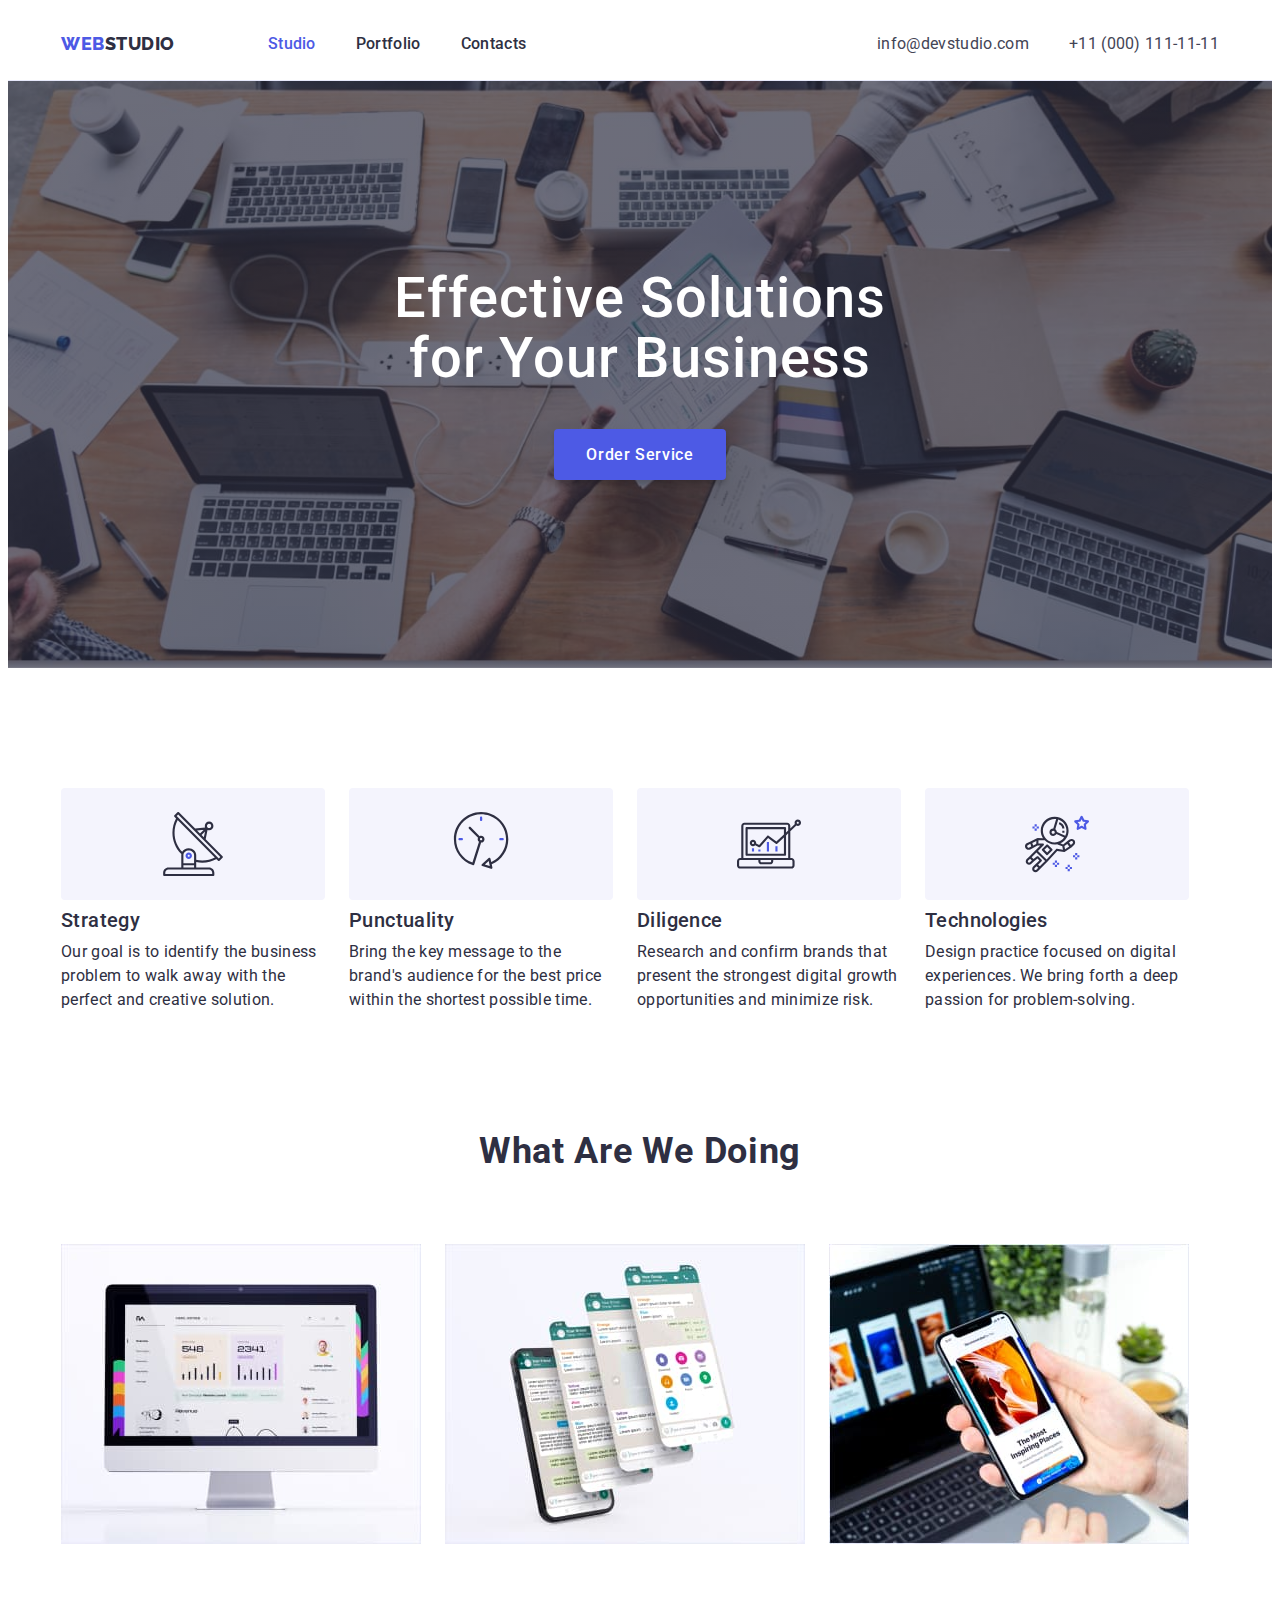
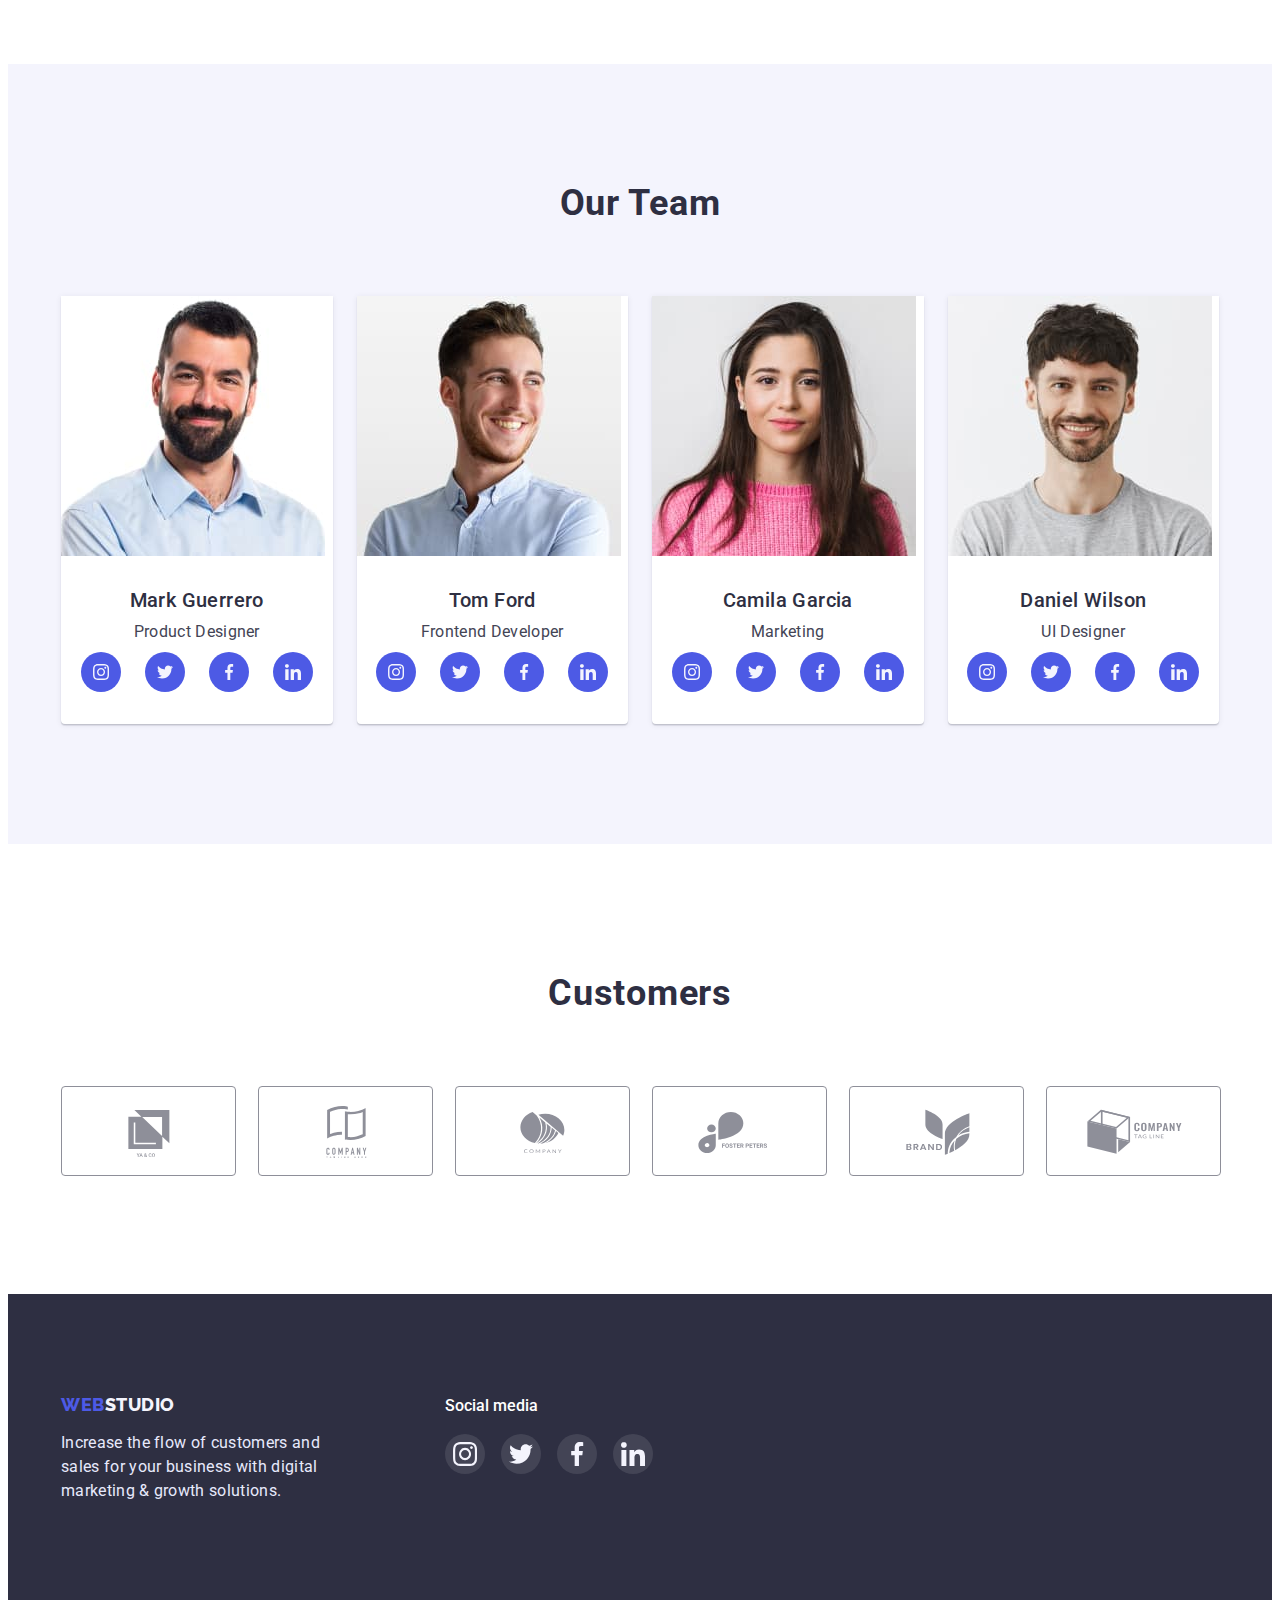
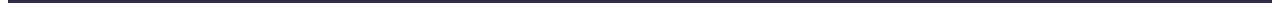
<file: index.html>
<!DOCTYPE html>
<html lang="en">
  <head>
    <meta charset="UTF-8" />
    <meta http-equiv="X-UA-Compatible" content="IE=edge" />
    <meta name="viewport" content="width=device-width, initial-scale=1.0" />
    <title>WebStudio</title>
    <link rel="preconnect" href="https://fonts.googleapis.com" />
    <link rel="preconnect" href="https://fonts.gstatic.com" crossorigin />
    <link
      href="https://fonts.googleapis.com/css2?family=Raleway:wght@800&family=Roboto:wght@400;500;700&display=swap"
      rel="stylesheet"
    />
    <link
      rel="stylesheet"
      href="https://cdnjs.cloudflare.com/ajax/libs/modern-normalize/1.1.0/modern-normalize.min.css"
      integrity="sha512-wpPYUAdjBVSE4KJnH1VR1HeZfpl1ub8YT/NKx4PuQ5NmX2tKuGu6U/JRp5y+Y8XG2tV+wKQpNHVUX03MfMFn9Q=="
      crossorigin="anonymous"
      referrerpolicy="no-referrer"
    />
    <link rel="stylesheet" href="./css/styles.css" />
  </head>
  <body>
    <header class="header">
      <div class="container">
        <nav class="header-navigation">
          <a class="logo" href="./index.html">Web<span class="logo-black-color">studio</span></a>
          <ul class="header-list">
            <li class="header-item">
              
              <a class="header-link active studio" href="./index.html">Studio</a>
            </li>
            <li class="header-item">
              <a class="header-link" href="./portfolio.html">Portfolio</a>
            </li>
            <li class="header-item">
              <a class="header-link" href="#">Contacts</a>
            </li>
          </ul>
        </nav>

        <ul class="header-list">
          <li>
            <a
              class="header-mail"
              href="mailto:info@devstudio.com
            "
              >info@devstudio.com</a
            >
          </li>
          <li>
            <a class="header-tel" href="tel:+110001111111">+11 (000) 111-11-11</a>
          </li>
        </ul>
      </div>
    </header>
    <main>
      <section class="hero">
        <div class="container">
          <h1 class="hero-title">Effective Solutions for Your Business</h1>
          <button class="hero-button" type="button">Order Service</button>
        </div>
      </section>
      <section class="section">
        <div class="container">
          <h2 class="visually-hidden">Our advantages</h2>
          <ul class="benefits-content-container">
            <li class="benefits-text-container">
              <div class="benefits-item-icon" >
                  <svg class="benefits-icon" width="64" height="64">
                    <use href="./images/symbol-defs.svg#icon-antenna-1-1"></use>
                  </svg>
                
              </div>
              <h3 class="benefits">Strategy</h3>
              <p class="benefits-text">
                Our goal is to identify the business problem to walk away with the perfect and
                creative solution.
              </p>
            </li>
            <li class="benefits-text-container">
              <div class="benefits-item-icon" >
                  <svg class="benefits-icon" width="64" height="64">
                    <use href="./images/symbol-defs.svg#icon-clock-1-1"></use>
                  </svg>
              </div>
              <h3 class="benefits">Punctuality</h3>
              <p class="benefits-text">
                Bring the key message to the brand's audience for the best price within the shortest
                possible time.
              </p>
            </li>
            <li class="benefits-text-container">
              <div class="benefits-item-icon" >
                  <svg class="benefits-icon" width="64" height="64">
                    <use href="./images/symbol-defs.svg#icon-diagram-1-1"></use>
                  </svg>
              </div>
              <h3 class="benefits">Diligence</h3>
              <p class="benefits-text">
                Research and confirm brands that present the strongest digital growth opportunities
                and minimize risk.
              </p>
            </li>
            <li class="benefits-text-container">
              <div class="benefits-item-icon" >
                  <svg class="benefits-icon" width="64" height="64">
                    <use href="./images/symbol-defs.svg#icon-astronaut-1-1"></use>
                  </svg>
              </div>
              
              <h3 class="benefits">Technologies</h3>
              <p class="benefits-text">
                Design practice focused on digital experiences. We bring forth a deep passion for
                problem-solving.
              </p>
            </li>
          </ul>
        </div>
      </section>
      <section class="section-heading">
        <div class="container">
          <h2 class="heading">What are we doing</h2>
          <ul class="heading-images">
            <li>
              <img src="images/Rectangle1.jpg" alt="комп'ютер зі статистикою" width="360" />
            </li>
            <li>
              <img src="images/Rectangle2.jpg" alt="телефон із месенджером" width="360" />
            </li>
            <li>
              <img
                src="images/Rectangle3.jpg"
                alt="людина тримає телефон перед ноутбуком"
                width="360"
              />
            </li>
          </ul>
        </div>
      </section>
      <section class="section-employees">
        <div class="container">
          <h2 class="team-title">Our Team</h2>
          <ul class="team-cards">
            <li class="team-item">
              <img src="images/img1.jpg" alt="чоловік з бородою у сорочці" width="264" />
              <div class="name-card-text">
                <h3 class="name-card">Mark Guerrero</h3>
                <p class="position">Product Designer</p>
                <ul class="team-soc-list list">
                  <li class="team-soc-item">
                    <a href="" class="team-soc-link">
                      <svg class="team-soc-icon" width="16" height="16">
                        <use href="./images/symbol-defs.svg#icon-instagram"></use>
                      </svg>
                    </a>
                  </li>
                  <li class="team-soc-item">
                    <a href="" class="team-soc-link">
                      <svg class="team-soc-icon" width="16" height="16">
                        <use href="./images/symbol-defs.svg#icon-twitter-1-2-1"></use>
                      </svg>
                    </a>
                  </li>
                  <li class="team-soc-item">
                    <a href="" class="team-soc-link">
                      <svg class="team-soc-icon" width="16" height="16">
                        <use href="./images/symbol-defs.svg#icon-facebook-1-2-1"></use>
                      </svg>
                    </a>
                  </li>
                  <li class="team-soc-item">
                    <a href="" class="team-soc-link">
                      <svg class="team-soc-icon" width="16" height="16">
                        <use href="./images/symbol-defs.svg#icon-linkedin-1-2-1"></use>
                      </svg>
                    </a>
                  </li>
                </ul>
              </div>
            </li>
            <li class="team-item">
              <img src="images/img2.jpg" alt="чоловік в білій сорочці посміхається" width="264" />
              <div class="name-card-text">
                <h3 class="name-card">Tom Ford</h3>
                <p class="position">Frontend Developer</p>
                <ul class="team-soc-list list">
                  <li class="team-soc-item">
                    <a href="" class="team-soc-link">
                      <svg class="team-soc-icon" width="16" height="16">
                        <use href="./images/symbol-defs.svg#icon-instagram"></use>
                      </svg>
                    </a>
                  </li>
                  <li class="team-soc-item">
                    <a href="" class="team-soc-link">
                      <svg class="team-soc-icon" width="16" height="16">
                        <use href="./images/symbol-defs.svg#icon-twitter-1-2-1"></use>
                      </svg>
                    </a>
                  </li>
                  <li class="team-soc-item">
                    <a href="" class="team-soc-link">
                      <svg class="team-soc-icon" width="16" height="16">
                        <use href="./images/symbol-defs.svg#icon-facebook-1-2-1"></use>
                      </svg>
                    </a>
                  </li>
                  <li class="team-soc-item">
                    <a href="" class="team-soc-link">
                      <svg class="team-soc-icon" width="16" height="16">
                        <use href="./images/symbol-defs.svg#icon-linkedin-1-2-1"></use>
                      </svg>
                    </a>
                  </li>
                </ul>
              </div>
            </li>
            <li class="team-item">
              <img src="images/img3.jpg" alt="дівчина в рожевому одязі посміхається" width="264" />
              <div class="name-card-text">
                <h3 class="name-card">Camila Garcia</h3>
                <p class="position">Marketing</p>
                <ul class="team-soc-list list">
                  <li class="team-soc-item">
                    <a href="" class="team-soc-link">
                      <svg class="team-soc-icon" width="16" height="16">
                        <use href="./images/symbol-defs.svg#icon-instagram"></use>
                      </svg>
                    </a>
                  </li>
                  <li class="team-soc-item">
                    <a href="" class="team-soc-link">
                      <svg class="team-soc-icon" width="16" height="16">
                        <use href="./images/symbol-defs.svg#icon-twitter-1-2-1"></use>
                      </svg>
                    </a>
                  </li>
                  <li class="team-soc-item">
                    <a href="" class="team-soc-link">
                      <svg class="team-soc-icon" width="16" height="16">
                        <use href="./images/symbol-defs.svg#icon-facebook-1-2-1"></use>
                      </svg>
                    </a>
                  </li>
                  <li class="team-soc-item">
                    <a href="" class="team-soc-link">
                      <svg class="team-soc-icon" width="16" height="16">
                        <use href="./images/symbol-defs.svg#icon-linkedin-1-2-1"></use>
                      </svg>
                    </a>
                  </li>
                </ul>
              </div>
            </li>
            <li class="team-item">
              <img src="images/img4.jpg" alt="хлопець у сірій футболці" width="264" />
              <div class="name-card-text">
                <h3 class="name-card">Daniel Wilson</h3>
                <p class="position">UI Designer</p>
                <ul class="team-soc-list list">
                  <li class="team-soc-item">
                    <a href="" class="team-soc-link">
                      <svg class="team-soc-icon" width="16" height="16">
                        <use href="./images/symbol-defs.svg#icon-instagram"></use>
                      </svg>
                    </a>
                  </li>
                  <li class="team-soc-item">
                    <a href="" class="team-soc-link">
                      <svg class="team-soc-icon" width="16" height="16">
                        <use href="./images/symbol-defs.svg#icon-twitter-1-2-1"></use>
                      </svg>
                    </a>
                  </li>
                  <li class="team-soc-item">
                    <a href="" class="team-soc-link">
                      <svg class="team-soc-icon" width="16" height="16">
                        <use href="./images/symbol-defs.svg#icon-facebook-1-2-1"></use>
                      </svg>
                    </a>
                  </li>
                  <li class="team-soc-item">
                    <a href="" class="team-soc-link">
                      <svg class="team-soc-icon" width="16" height="16">
                        <use href="./images/symbol-defs.svg#icon-linkedin-1-2-1"></use>
                      </svg>
                    </a>
                  </li>
                </ul>
              </div>
            </li>
          </ul>
        </div>
      </section>
      <section class="section-customers">
        <div class="container">
          <h2 class="customers-title">Customers</h2>
          <ul class="customers-list list">
            <li class="customers-item">
              <a href="" class="customers-link link">
                <svg class="customers-icon" width="104" height="56">
                  <use href="./images/symbol-defs.svg#icon-Logo-6"></use>
                </svg>
              </a>
            </li>
            <li class="customers-item">
              <a href="" class="customers-link link">
                <svg class="customers-icon" width="104" height="56">
                  <use href="./images/symbol-defs.svg#icon-Logo-1-1"></use>
                </svg>
              </a>
            </li>
            <li class="customers-item">
              <a href="" class="customers-link link">
                <svg class="customers-icon" width="104" height="56">
                  <use href="./images/symbol-defs.svg#icon-Logo-2-1"></use>
                </svg>
              </a>
            </li>
            <li class="customers-item">
              <a href="" class="customers-link link">
                <svg class="customers-icon" width="104" height="56">
                  <use href="./images/symbol-defs.svg#icon-Logo-3-1"></use>
                </svg>
              </a>
            </li>
            <li class="customers-item">
              <a href="" class="customers-link link">
                <svg class="customers-icon" width="104" height="56">
                  <use href="./images/symbol-defs.svg#icon-Logo-4-1"></use>
                </svg>
              </a>
            </li>
            <li class="customers-item">
              <a href="" class="customers-link link">
                <svg class="customers-icon" width="104" height="56">
                  <use href="./images/symbol-defs.svg#icon-Logo-5-1"></use>
                </svg>
              </a>
            </li>
          </ul>
        </div>
      </section>
    </main>
    <footer class="footer">
      <div class="footer-box container">
        <div class="container footer-section">
          <a class="footer-logo" href="./index.html">Web<span class="logo-white">Studio</span></a>
          <p class="footer-text">
            Increase the flow of customers and sales for your business with digital marketing &
            growth solutions.
          </p>
        </div>
        <div class="container footer-soc-section">
          <p class="footer-soc">Social media</p>
          <ul class="footer-soc-list list">
            <li class="footer-soc-item">
              <a href="" class="footer-soc-link">
                <svg class="footer-soc-icon" width="24" height="24">
                  <use href="./images/symbol-defs.svg#icon-instagram"></use>
                </svg>
              </a>
            </li>
            <li class="footer-soc-item">
              <a href="" class="footer-soc-link">
                <svg class="footer-soc-icon" width="24" height="24">
                  <use href="./images/symbol-defs.svg#icon-twitter-1-2-1"></use>
                </svg>
              </a>
            </li>
            <li class="footer-soc-item">
              <a href="" class="footer-soc-link">
                <svg class="footer-soc-icon" width="24" height="24">
                  <use href="./images/symbol-defs.svg#icon-facebook-1-2-1"></use>
                </svg>
              </a>
            </li>
            <li class="footer-soc-item">
              <a href="" class="footer-soc-link">
                <svg class="footer-soc-icon" width="24" height="24">
                  <use href="./images/symbol-defs.svg#icon-linkedin-1-2-1"></use>
                </svg>
              </a>
            </li>
          </ul>
        </div>
      </div>
    </footer>
  </body>
</html>
</file>
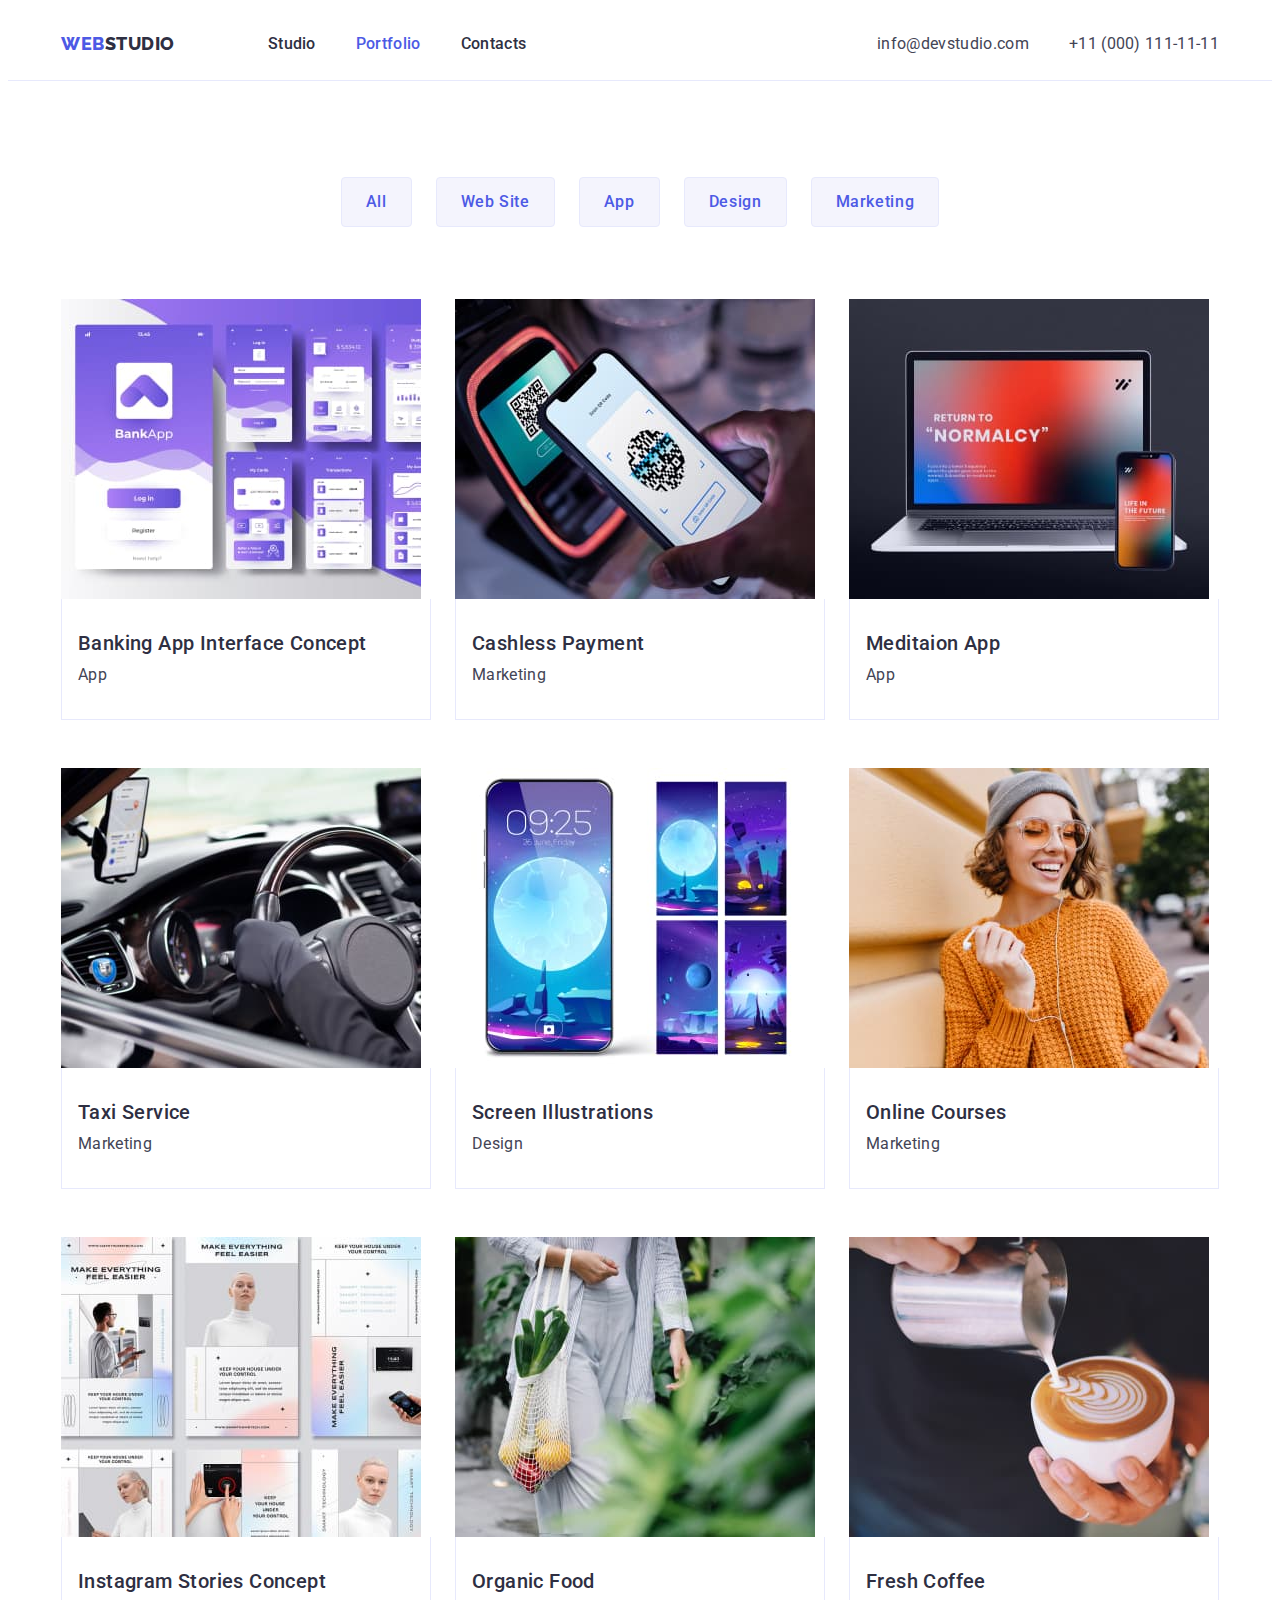
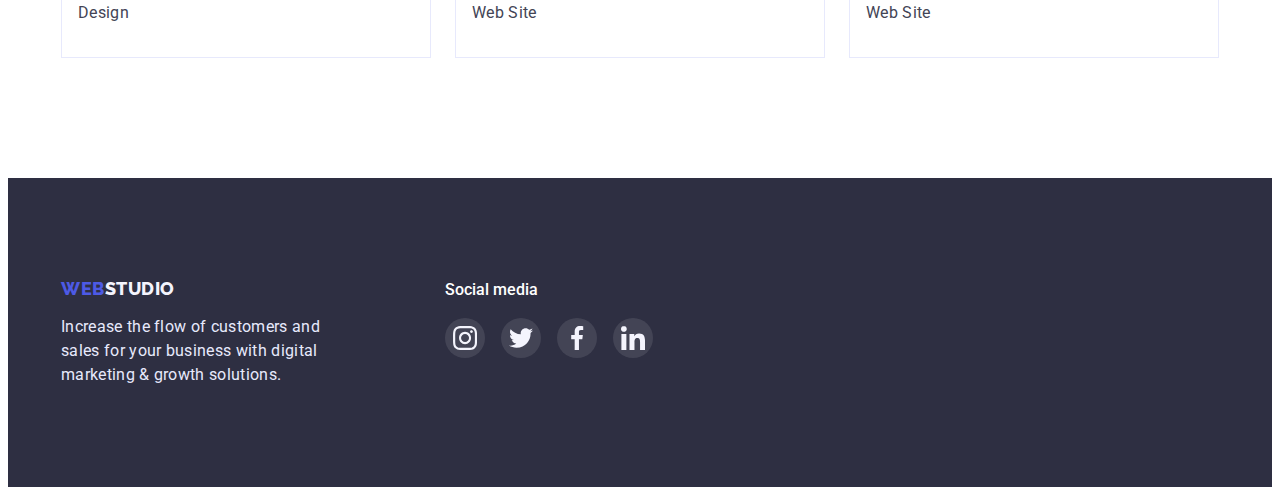
<file: portfolio.html>
<!DOCTYPE html>
<html lang="en">
  <head>
    <meta charset="UTF-8" />
    <meta http-equiv="X-UA-Compatible" content="IE=edge" />
    <meta name="viewport" content="width=device-width, initial-scale=1.0" />
    <title>WebStudio</title>
    <link rel="preconnect" href="https://fonts.googleapis.com" />
    <link rel="preconnect" href="https://fonts.gstatic.com" crossorigin />
    <link
      href="https://fonts.googleapis.com/css2?family=Raleway:wght@800&family=Roboto:wght@400;500;700&display=swap"
      rel="stylesheet"
    />
    <link
      rel="stylesheet"
      href="https://cdnjs.cloudflare.com/ajax/libs/modern-normalize/1.1.0/modern-normalize.min.css"
      integrity="sha512-wpPYUAdjBVSE4KJnH1VR1HeZfpl1ub8YT/NKx4PuQ5NmX2tKuGu6U/JRp5y+Y8XG2tV+wKQpNHVUX03MfMFn9Q=="
      crossorigin="anonymous"
      referrerpolicy="no-referrer"
    />
    <link rel="stylesheet" href="./css/styles.css" />
  </head>
  <body>
    <header class="header">
      <div class="container">
      <nav class="header-navigation">
        <a class="logo" href="./index.html">Web<span class="logo-black-color">studio</span></a>
        <ul class="header-list">
          <li class="header-item">
            <a class="header-link " href="./index.html">Studio</a>
          </li>
          <li class="header-item">
            <a class="header-link active portfolio" href="./portfolio.html">Portfolio</a>
          </li>
          <li class="header-item">
            <a class="header-link" href="#">Contacts</a>
          </li>
        </ul>
      </nav>
      
      <ul class="header-list">
        <li>
          <a
            class="header-mail"
            href="mailto:info@devstudio.com
            "
            >info@devstudio.com</a
          >
        </li>
        <li>
          <a class="header-tel" href="tel:+110001111111">+11 (000) 111-11-11</a>
        </li>
      </ul></div>
    </header>
    <main>
      <section class="section-button-navigation">
        <div class="container">
        <h1 class="visually-hidden">Filter</h1>
        <ul class="button-navigation">
          <li>
            <button type="button" class="button">All</button>
          </li>
          <li>
            <button type="button" class="button">Web Site</button>
          </li>
          <li>
            <button type="button" class="button">App</button>
          </li>
          <li>
            <button type="button" class="button">Design</button>
          </li>
          <li>
            <button type="button" class="button">Marketing</button>
          </li>
        </ul>
        
          <ul class="projects">
          <li  class="project-item">
            
            <a href="" class="filter">
              
                <img  src="images/1.jpg" alt="банківський додаток" width="360" height="300" ;/>

                
                
                  <div class="project-text">
                    <h3 class="project-title">Banking App Interface Concept</h3>
                <p class="project-direction">App</p>
              </div>
            </a>
          </li>
          <li  class="project-item">
            
            <a href="" class="filter">
              
                <img  src="images/2.jpg" alt="текст на синьому фоні" width="360" height="300" />

                <div class="project-text">
                  <h3 class="project-title">Cashless Payment</h3>
                <p class="project-direction">Marketing</p>
              </div>
            </a>
          </li>
          <li  class="project-item">
            
            <a href="" class="filter">
              
                <img 
                  src="images/3.jpg"
                  alt="телефон перед ноутбуком на сірому фоні"
                  width="360"
                  height="300"
                />

                <div class="project-text">
                <h3 class="project-title">Meditaion App</h3>
                <p class="project-direction">App</p>
              </div>
            </a>
          </li>

          <li  class="project-item">
            
            <a href="" class="filter">
              
                <img  src="images/4.jpg" alt="людина за кермом" width="360" height="300" />

                <div class="project-text">
                  <h3 class="project-title">Taxi Service</h3>
                <p class="project-direction">Marketing</p>
              </div>
            </a>
          </li>
          <li  class="project-item">
            
            <a href="" class="filter">
              
                <img 
                  src="images/5.jpg"
                  alt="ттелефон та чотири фонові зображення для телефону"
                  width="360"
                  height="300"
                />

                <div class="project-text">
                  <h3 class="project-title">Screen Illustrations</h3>
                <p class="project-direction">Design</p>
              </div>
            </a>
          </li>
          <li class="project-item">
            
            <a href="" class="filter">
              
                <img 
                  src="images/6.jpg"
                  alt="дівчина з навушниками та телефоном"
                  width="360"
                  height="300"
                />

                <div class="project-text">
                  <h3 class="project-title">Online Courses</h3>
                <p class="project-direction">Marketing</p>
              </div>
            </a>
          </li>

          <li class="project-item">
            
            <a href="" class="filter">
              <img 
                src="images/7.jpg"
                alt="три фото з дівчиною зі світлим волоссям, хлопець з телефоном, людина з телефоном, людина натискає на екран планшету"
                width="360"
                height="300"
              />
              
                <div class="project-text">
                  <h3 class="project-title">Instagram Stories Concept</h3>
                <p class="project-direction">Design</p>
              </div>
            </a>
          </li>
          <li class="project-item">
            
            <a href="" class="filter">
              <img 
                src="images/8.jpg"
                alt="дівчина у білому несе овочі у сітці"
                width="360"
                height="300"
              />
              
                <div class="project-text">
                  <h3 class="project-title">Organic Food</h3>
                <p class="project-direction">Web Site</p>
              </div>
            </a>
          </li>
          <li class="project-item">
            
            <a href="" class="filter">
              <img 
                src="images/9.jpg"
                alt="бариста робить каву з молочною пінкою"
                width="360"
                height="300"
              />
              
                <div class="project-text">
                  <h3 class="project-title">Fresh Coffee</h3>
                <p class="project-direction">Web Site</p>
              </div>
            </a>
          </li>
        </ul>
        </div>
      </section>
    </main>

    <footer class="footer">
      <div class="footer-box container">
        <div class="container footer-section">
          <a class="footer-logo" href="./index.html">Web<span class="logo-white">Studio</span></a>
          <p class="footer-text">
            Increase the flow of customers and sales for your business with digital marketing &
            growth solutions.
          </p>
        </div>
        <div class="container footer-soc-section">
          <p class="footer-soc">Social media</p>
          <ul class="footer-soc-list list">
            <li class="footer-soc-item">
              <a href="" class="footer-soc-link">
                <svg class="footer-soc-icon" width="24" height="24">
                  <use href="./images/symbol-defs.svg#icon-instagram"></use>
                </svg>
              </a>
            </li>
            <li class="footer-soc-item">
              <a href="" class="footer-soc-link">
                <svg class="footer-soc-icon" width="24" height="24">
                  <use href="./images/symbol-defs.svg#icon-twitter-1-2-1"></use>
                </svg>
              </a>
            </li>
            <li class="footer-soc-item">
              <a href="" class="footer-soc-link">
                <svg class="footer-soc-icon" width="24" height="24">
                  <use href="./images/symbol-defs.svg#icon-facebook-1-2-1"></use>
                </svg>
              </a>
            </li>
            <li class="footer-soc-item">
              <a href="" class="footer-soc-link">
                <svg class="footer-soc-icon" width="24" height="24">
                  <use href="./images/symbol-defs.svg#icon-linkedin-1-2-1"></use>
                </svg>
              </a>
            </li>
          </ul>
        </div>
      </div>
    </footer>
  </body>
</html>
</file>
<file: css/styles.css>
:root {
  --primary-text-color: #434455;
  --title-text-color: #2e2f42;
  --accent-color: #4d5ae5;
  --focus-text-color: #ffffff;
  --logo-text-color: #2e2f42;
  --logo-light-text-color: #f4f4fd;
  --backgrounds-text-color: #e7e9fc;
  --hover-text-color: #434455;
  --main-bacground-color: #ffffff;
  --dark-background-color: #2e2f42;
  --light-background-color: #f4f4fd;
  --subtle-backgrounds: #e7e9fc;
  --hover-color: #404bbf;
  --bg-gradient: linear-gradient(rgba(46, 47, 66, 0.7), rgba(46, 47, 66, 0.7));
}
p,
h1,
h2,
h3,
h4,
h5,
h6 {
  margin: 0;
}
ul {
  display: flex;
  margin: 0;
  padding-left: 0;
  list-style-type: none;
}
body {
  font-family: 'Roboto', sans-serif;
  background: var(--main-bacground-color);
  color: var(--title-text-color);
}
img {
  display: block;
  max-width: 100%;
  height: auto;
}

.container {
  width: 1158px;
  padding-left: 15px;
  padding-right: 15px;
  margin: 0 auto;

  /* outline: 1px solid red; */
}

.header {
  border-bottom: 1px solid #e7e9fc;
}
.header > .container {
  display: flex;
  align-items: center;
}
.header-navigation {
  display: flex;
  align-items: center;
  margin-right: auto;
}
.logo,
.logo-black-color {
  font-family: 'Raleway';
  font-style: normal;
  font-weight: 800;
  font-size: 18px;
  line-height: 1.33;
  letter-spacing: 0.03em;
  text-transform: uppercase;
  color: var(--accent-color);
  text-decoration: none;
}
.logo {
  margin-right: 93px;
}
.logo-black-color {
  color: var(--logo-text-color);
}
.header-list {
  gap: 40px;
  list-style: none;
}
.header-item {
  
}
.header-link {
  display: block;
  padding-top: 24px;
  padding-bottom: 24px;
  font-weight: 500;
  font-size: 16px;
  line-height: 1.5;
  letter-spacing: 0.02em;
  color: var(--title-text-color);
  text-decoration: none;
  position: relative;
  
}

.active {
  color: var(--accent-color);
}
.header-link:hover,
.header-link:focus {
  color: var(--hover-color);
  text-decoration: none;
}
.header-link:active {
  color: var(--accent-color);
  
}

/* .portfolio::after{
  content: '';
  position: absolute;
   width: 66px;
  height: 4px;
  background: #404bbf;
  display: block;
  margin-top: 24px;
  border-radius: 2px;
 
}
.studio::after{
  content: '';
  position: absolute;
   width: 48px;
  height: 4px;
 border-radius: 2px;
  background: #404bbf;
  display: block;
  bottom: -1;
} */
.header-mail,
.header-tel {
  display: block;
  padding-top: 24px;
  padding-bottom: 24px;
  font-size: 16px;
  line-height: 1.5;
  letter-spacing: 0.02em;
  text-decoration: none;
  color: var(--primary-text-color);
}
.header-mail:hover,
.header-mail:focus,
.header-tel:hover,
.header-tel:focus {
  color: var(--accent-color);
}
.hero {
  background: var(--dark-background-color);
  background-image: var(--bg-gradient), url(../images/hero-bg.jpg);
  background-repeat: no-repeat;
  background-position: center;
  background-size: cover;
  /* box-shadow: 0px 4px 4px rgba(0, 0, 0, 0.25); */
  padding-top: 188px;
  padding-bottom: 188px;
  text-align: center;
  max-width: 1440px;
  margin: 0 auto;
}

.hero-title {
  width: 494px;
  font-weight: 500;
  font-size: 56px;
  line-height: 1.07;
  text-align: center;
  letter-spacing: 0.02em;
  margin-bottom: 40px;
  margin-right: auto;
  margin-left: auto;

  color: var(--focus-text-color);
}
.hero-button {
  cursor: pointer;
  font-family: inherit;
  font-weight: 500;
  font-size: 16px;
  line-height: 1.19;
  letter-spacing: 0.04em;
  color: var(--focus-text-color);
  background: #4d5ae5;
  box-shadow: 0px 4px 4px rgba(0, 0, 0, 0.15);
  border-radius: 4px;
  padding: 16px 32px;
  border: transparent;
}
.hero-button:hover,
.hero-button:focus {
  background: var(--hover-color);
  box-shadow: 0px 1px 6px rgba(46, 47, 66, 0.08), 0px 1px 1px rgba(46, 47, 66, 0.16),
    0px 2px 1px rgba(46, 47, 66, 0.08);
  border-radius: 4px;
}
.hero-button:active {
  background: var(--hover-color);
  box-shadow: 0px 4px 4px rgba(0, 0, 0, 0.15);
  border-radius: 4px;
}

.section {
  padding-top: 120px;
}

.visually-hidden {
  position: absolute;
  white-space: nowrap;
  width: 1px;
  height: 1px;
  overflow: hidden;
  border: 0;
  padding: 0;
  clip: rect(0 0 0 0);
  clip-path: inset(50%);
  margin: -1px;
}
.benefits-content-container {
  display: flex;
  list-style: none;
  gap: 24px;
}
.benefits-text-container {
}
.benefits {
  font-weight: 500;
  font-size: 20px;
  line-height: 1.2;
  letter-spacing: 0.02em;
  margin-bottom: 8px;
  /* color: var(--title-text-color); */
}
.benefits-text {
  width: 264px;
  font-size: 16px;
  line-height: 1.5;
  letter-spacing: 0.02em;
}
.section-heading {
  padding: 120px 0;
}
.heading {
  font-weight: 700;
  font-size: 36px;
  line-height: 1.11;
  text-align: center;
  letter-spacing: 0.02em;
  text-transform: capitalize;
  margin-bottom: 72px;
  /* color: var(--title-text-color); */
}
.heading-images {
  display: flex;
  list-style: none;
  gap: 24px;
}
.section-employees {
  background-color: var(--light-background-color);
  padding-top: 120px;
  padding-bottom: 120px;
}
.team-title {
  font-weight: 700;
  font-size: 36px;
  line-height: 1.11;
  text-align: center;
  letter-spacing: 0.02em;
  text-transform: capitalize;
  margin-bottom: 72px;

  /* color: var(--title-text-color); */
}

.team-cards {
  gap: 24px;
  list-style: none;
}
.team-item {
  box-shadow: 0px 1px 6px rgba(46, 47, 66, 0.08), 0px 1px 1px rgba(46, 47, 66, 0.16),
    0px 2px 1px rgba(46, 47, 66, 0.08);
  border-radius: 0px 0px 4px 4px;
  background: var(--focus-text-color);
  width: calc((100% - 48px) / 3);
}

.name-card-text {
  padding-top: 32px;
  padding-bottom: 32px;
}

.name-card {
  font-weight: 500;
  font-size: 20px;
  line-height: 1.2;
  text-align: center;
  letter-spacing: 0.02em;

  margin-bottom: 8px;

  /* color: var(--title-text-color); */
}
.position {
  font-size: 16px;
  line-height: 1.5;
  text-align: center;
  letter-spacing: 0.02em;
  margin-bottom: 8px;

  color: var(--primary-text-color);
}
.footer {
  background: var(--dark-background-color);
  padding-top: 100px;
  padding-bottom: 100px;
}
.footer-logo {
  display: inline-block;
  font-family: 'Raleway';
  font-style: normal;
  font-weight: 800;
  font-size: 18px;
  line-height: 1.17;
  letter-spacing: 0.03em;
  text-transform: uppercase;
  color: var(--accent-color);
  text-decoration: none;
  margin-bottom: 16px;
}
.logo-white {
  color: var(--logo-light-text-color);
}
.footer-text {
  font-weight: 400;
  width: 264px;
  font-size: 16px;
  line-height: 1.5;
  letter-spacing: 0.02em;
  color: var(--backgrounds-text-color);
}

.section-button-navigation {
  padding-top: 96px;
  padding-bottom: 120px;
}

.button-navigation {
  display: flex;
  margin-bottom: 72px;
  list-style: none;
  justify-content: center;
  gap: 24px;
}
.button {
  cursor: pointer;
  font-family: inherit;
  font-weight: 500;
  font-size: 16px;
  line-height: 1.5;

  text-align: center;
  letter-spacing: 0.04em;

  color: var(--accent-color);

  background: var(--light-background-color);
  border: 1px solid #e7e9fc;

  border-radius: 4px;

  padding: 12px 24px;
}
.button:hover,
.button:focus {
  color: var(--focus-text-color);
  background: var(--accent-color);
  align-items: center;
  box-shadow: 0px 3px 1px rgba(0, 0, 0, 0.1), 0px 2px 1px rgba(0, 0, 0, 0.08),
    0px 2px 2px rgba(0, 0, 0, 0.12);
  border-radius: 4px;
  border-color: #404bbf;
}

.filter {
  display: block;
  text-decoration: none;
}
.filter:hover .project-text,
.filter:focus .project-text{
  
  box-shadow: 0px 1px 6px rgba(46, 47, 66, 0.08), 0px 1px 1px rgba(46, 47, 66, 0.16),
    0px 2px 1px rgba(46, 47, 66, 0.08);
}
.project-text {
  
  padding-top: 32px;
  padding-bottom: 32px;
  padding-left: 16px;
  border-bottom: 1px solid #e7e9fc;
  border-left: 1px solid #e7e9fc;
  border-right: 1px solid #e7e9fc;

  background: var(--main-bacground-color);
}
.project-title {
  font-weight: 500;
  font-size: 20px;
  line-height: 1.2;
  letter-spacing: 0.02em;
  color: var(--title-text-color);

  margin-bottom: 8px;
}
.project-direction {
  font-size: 16px;
  line-height: 1.5;
  letter-spacing: 0.02em;
  color: var(--primary-text-color);
}

.projects {
  display: flex;
  flex-wrap: wrap;
  list-style: none;
  column-gap: 24px;
  row-gap: 48px;
  /* gap: 48px 24px; */
}
.project-item {
  flex-basis: calc((100% - 48px) / 3);
}

/* ДЕКОРАТИВНІ ЕФЕКТИ */

.team-soc-list {
  display: flex;
  justify-content: center;
  gap: 24px;
  
}
.team-soc-item {
  width: 40px;
  height: 40px;
}
.team-soc-link {
  width: 100%;
  height: 100%;
  background-color: #4d5ae5;
  border-radius: 50%;
  display: flex;
  align-items: center;
  justify-content: center;
}

.team-soc-link:hover,
.team-soc-link:focus {
  background-color: #404bbf;
}
.team-soc-icon {
  fill: #f4f4fd;
}
.section-customers {
  padding-top: 130px;
  padding-bottom: 120px;
}
.customers-list {
  display: flex;
  gap: 24px;
}
.customers-item {
  width: calc((100% - 120px) / 6);
  height: 88px;
}
.customers-link {
  width: 100%;
  height: 100%;
  border: 1px solid #8e8f99;
  border-radius: 4px;
  display: flex;
  align-items: center;
  justify-content: center;
  color: #8e8f99;
}
.customers-icon {
  fill: currentColor;
}
/* .customers-icon {
  fill: #8e8f99;} */
.customers-link:hover,
.customers-link:focus {
  border-color: #404bbf;
  color: #404bbf;
}
/* .customers-link:hover
  .customers-icon {
    fill: #404bbf;
  } */

.customers-title {
  font-weight: 700;
  font-size: 36px;
  line-height: 1.11;
  text-align: center;
  letter-spacing: 0.02em;
  margin-bottom: 72px;
}

.footer-soc {
  font-weight: 500;
  font-size: 16px;
  line-height: 1.5;
  color: var(--focus-text-color);
  margin-bottom: 16px;
}
.footer-box {
  display: flex;
  flex-grow: 1;
}

.footer-section {
  width: 264px;
  gap: 120px;
  margin-right: 120px;
  margin-left: 0;
  padding-left: 0;
  padding-right: 0;
}
.footer-soc-section {
  width: 208px;
  padding-right: 0;
  padding-left: 0;
  margin-right: 0;
  margin-left: 0;
}
.footer-soc-list {
  display: flex;
  justify-content: center;
  gap: 16px;
}
.footer-soc-item {
  width: 40px;
  height: 40px;
}
.footer-soc-link {
  width: 100%;
  height: 100%;
  background-color: rgba(255, 255, 255, 0.1);
  border-radius: 50%;
  display: flex;
  align-items: center;
  justify-content: center;
}
.footer-soc-icon {
  fill: #f4f4fd;
}
.footer-soc-link:hover,
.footer-soc-link:focus {
  background-color: #31d0aa;
}
.benefits-item-icon {
  
  height: 112px;
  margin-bottom: 8px;
  background-color: #f4f4fd;
  border-radius: 4px;
  display: flex;
  align-items: center;
  justify-content: center;
}
</file>
